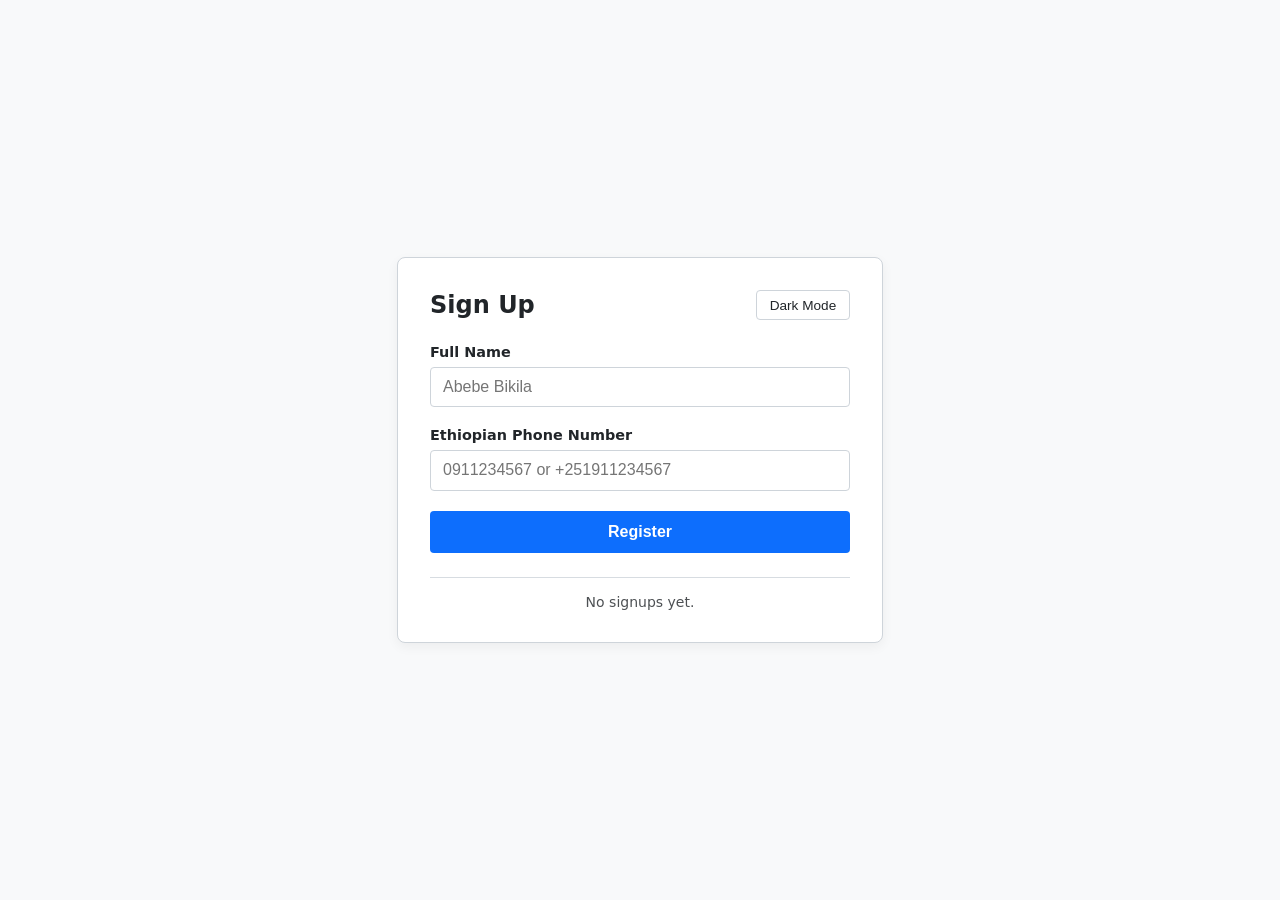
<file: Storage-snd-forms-assignment/index.html>
<!DOCTYPE html>
<html lang="en">
<head>
  <meta charset="UTF-8" />
  <meta name="viewport" content="width=device-width, initial-scale=1.0" />
  <title>Persistent Signup Form</title>
  <style>
    :root {
      --bg: #f8f9fa;
      --card-bg: #ffffff;
      --text: #212529;
      --border: #ced4da;
      --primary: #0d6efd;
      --primary-hover: #0b5ed7;
      --error-bg: #f8d7da;
      --error-text: #842029;
      --error-border: #f5c2c7;
    }

    [data-theme="dark"] {
      --bg: #121212;
      --card-bg: #1e1e1e;
      --text: #e0e0e0;
      --border: #333333;
      --primary: #3d8bfd;
      --primary-hover: #0d6efd;
      --error-bg: #2c0b0e;
      --error-text: #ea868f;
      --error-border: #842029;
    }

    body {
      font-family: system-ui, -apple-system, sans-serif;
      background-color: var(--bg);
      color: var(--text);
      display: flex;
      justify-content: center;
      align-items: center;
      min-height: 100vh;
      margin: 0;
      padding: 1rem;
      box-sizing: border-box;
      transition: background-color 0.2s ease, color 0.2s ease;
    }

    .card {
      background-color: var(--card-bg);
      border: 1px solid var(--border);
      border-radius: 8px;
      padding: 2rem;
      width: 100%;
      max-width: 420px;
      box-shadow: 0 4px 12px rgba(0, 0, 0, 0.05);
    }

    .header-bar {
      display: flex;
      justify-content: space-between;
      align-items: center;
      margin-bottom: 1.5rem;
    }

    h1 {
      font-size: 1.5rem;
      margin: 0;
    }

    .toggle-btn {
      background: transparent;
      border: 1px solid var(--border);
      color: var(--text);
      padding: 0.4rem 0.8rem;
      border-radius: 4px;
      cursor: pointer;
      font-size: 0.85rem;
    }

    .field {
      margin-bottom: 1.25rem;
    }

    label {
      display: block;
      margin-bottom: 0.4rem;
      font-weight: 600;
      font-size: 0.9rem;
    }

    input {
      width: 100%;
      padding: 0.65rem 0.75rem;
      border: 1px solid var(--border);
      border-radius: 4px;
      background-color: var(--card-bg);
      color: var(--text);
      font-size: 1rem;
      box-sizing: border-box;
    }

    input:focus {
      outline: 2px solid var(--primary);
      outline-offset: -1px;
    }

    .submit-btn {
      width: 100%;
      padding: 0.75rem;
      background-color: var(--primary);
      color: #ffffff;
      border: none;
      border-radius: 4px;
      font-size: 1rem;
      font-weight: 600;
      cursor: pointer;
      transition: background-color 0.15s ease;
    }

    .submit-btn:hover {
      background-color: var(--primary-hover);
    }

    .error-box {
      margin-top: 1.25rem;
      padding: 0.75rem;
      border-radius: 4px;
      font-size: 0.875rem;
      background-color: var(--error-bg);
      color: var(--error-text);
      border: 1px solid var(--error-border);
      display: none;
    }

    .error-box.active {
      display: block;
    }

    .stats-footer {
      margin-top: 1.5rem;
      text-align: center;
      font-size: 0.875rem;
      color: var(--text);
      opacity: 0.8;
      border-top: 1px solid var(--border);
      padding-top: 1rem;
    }
  </style>
</head>
<body>

  <main class="card">
    <div class="header-bar">
      <h1>Sign Up</h1>
      <button id="themeToggle" class="toggle-btn" type="button">Theme</button>
    </div>

    <form id="signupForm" novalidate>
      <div class="field">
        <label for="nameInput">Full Name</label>
        <input type="text" id="nameInput" name="name" placeholder="Abebe Bikila" required />
      </div>

      <div class="field">
        <label for="phoneInput">Ethiopian Phone Number</label>
        <input type="tel" id="phoneInput" name="phone" placeholder="0911234567 or +251911234567" required />
      </div>

      <button type="submit" class="submit-btn">Register</button>
    </form>

    <div id="errorArea" class="error-box" role="alert"></div>
    <div id="counterArea" class="stats-footer"></div>
  </main>

  <script src="app.js"></script>
</body>
</html>
</file>
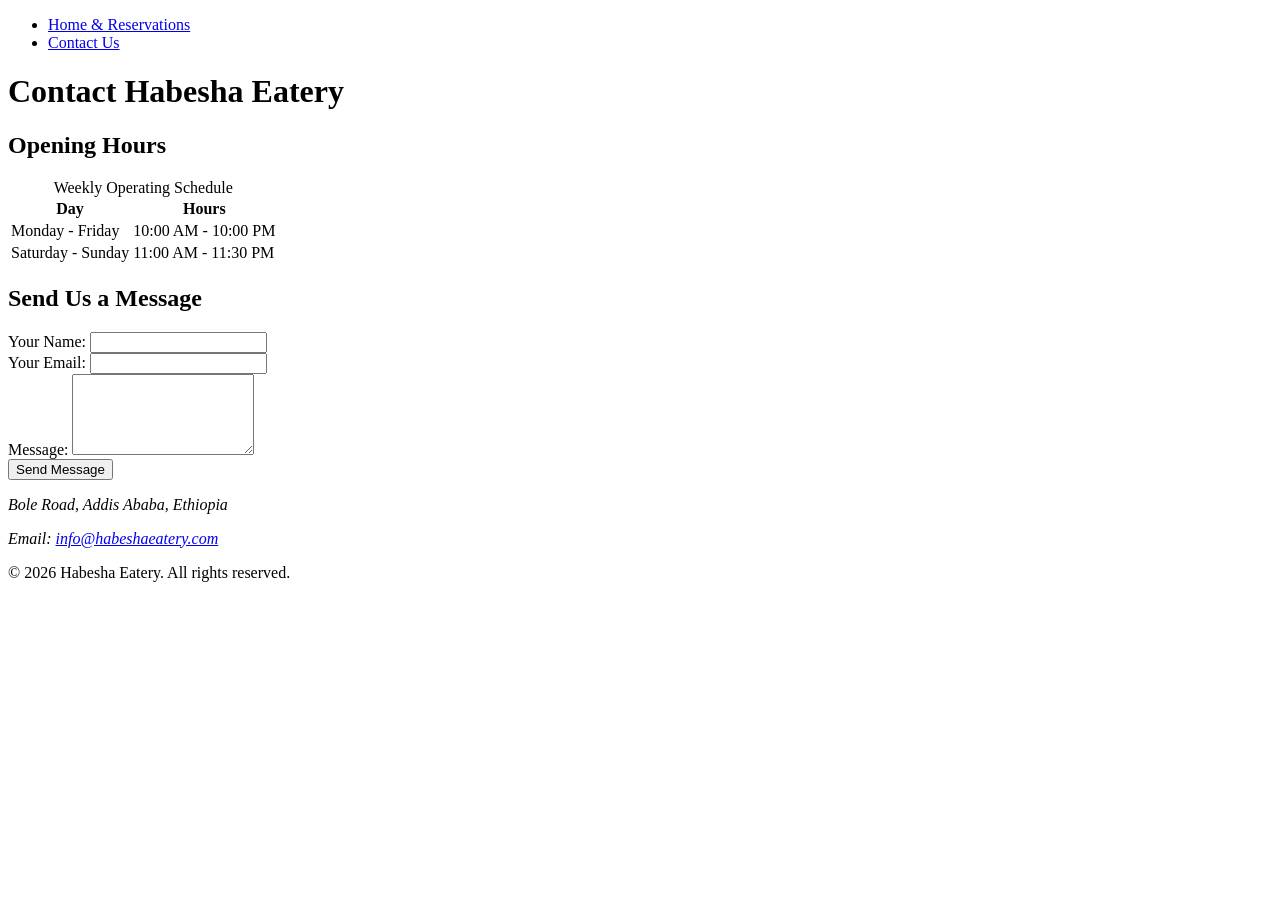
<file: day12/contact.html>
<!DOCTYPE html>
<html lang="en">
<head>
    <meta charset="UTF-8">
    <meta name="viewport" content="width=device-width, initial-scale=1.0">
    <meta name="description" content="Get in touch with Habesha Eatery in Addis Ababa. View our opening hours and send us a message.">
    <title>Habesha Eatery - Contact & Hours</title>
</head>
<body>

    <!-- Shared Navigation -->
    <header>
        <nav aria-label="Main Navigation">
            <ul>
                <li><a href="index.html">Home & Reservations</a></li>
                <li><a href="contact.html">Contact Us</a></li>
            </ul>
        </nav>
        <h1>Contact Habesha Eatery</h1>
    </header>

    <main>
        <!-- Opening Hours Table -->
        <section>
            <h2>Opening Hours</h2>
            <table>
                <caption>Weekly Operating Schedule</caption>
                <thead>
                    <tr>
                        <th scope="col">Day</th>
                        <th scope="col">Hours</th>
                    </tr>
                </thead>
                <tbody>
                    <tr>
                        <td>Monday - Friday</td>
                        <td>10:00 AM - 10:00 PM</td>
                    </tr>
                    <tr>
                        <td>Saturday - Sunday</td>
                        <td>11:00 AM - 11:30 PM</td>
                    </tr>
                </tbody>
            </table>
        </section>

        <!-- Contact Form -->
        <section>
            <h2>Send Us a Message</h2>
            <form action="/submit-contact" method="POST">
                <!-- Submission Method Justification:
                     POST is used here to securely send personal inquiries and message text 
                     in the body of the HTTP request. -->

                <div>
                    <label for="contact-name">Your Name:</label>
                    <input type="text" id="contact-name" name="name" required>
                </div>

                <div>
                    <label for="contact-email">Your Email:</label>
                    <input type="email" id="contact-email" name="email" required>
                </div>

                <div>
                    <label for="contact-message">Message:</label>
                    <textarea id="contact-message" name="message" rows="5" required></textarea>
                </div>

                <div>
                    <button type="submit">Send Message</button>
                </div>
            </form>
        </section>
    </main>

    <footer>
        <address>
            <p>Bole Road, Addis Ababa, Ethiopia</p>
            <p>Email: <a href="mailto:info@habeshaeatery.com">info@habeshaeatery.com</a></p>
        </address>
        <p>&copy; 2026 Habesha Eatery. All rights reserved.</p>
    </footer>

</body>
</html>
</file>
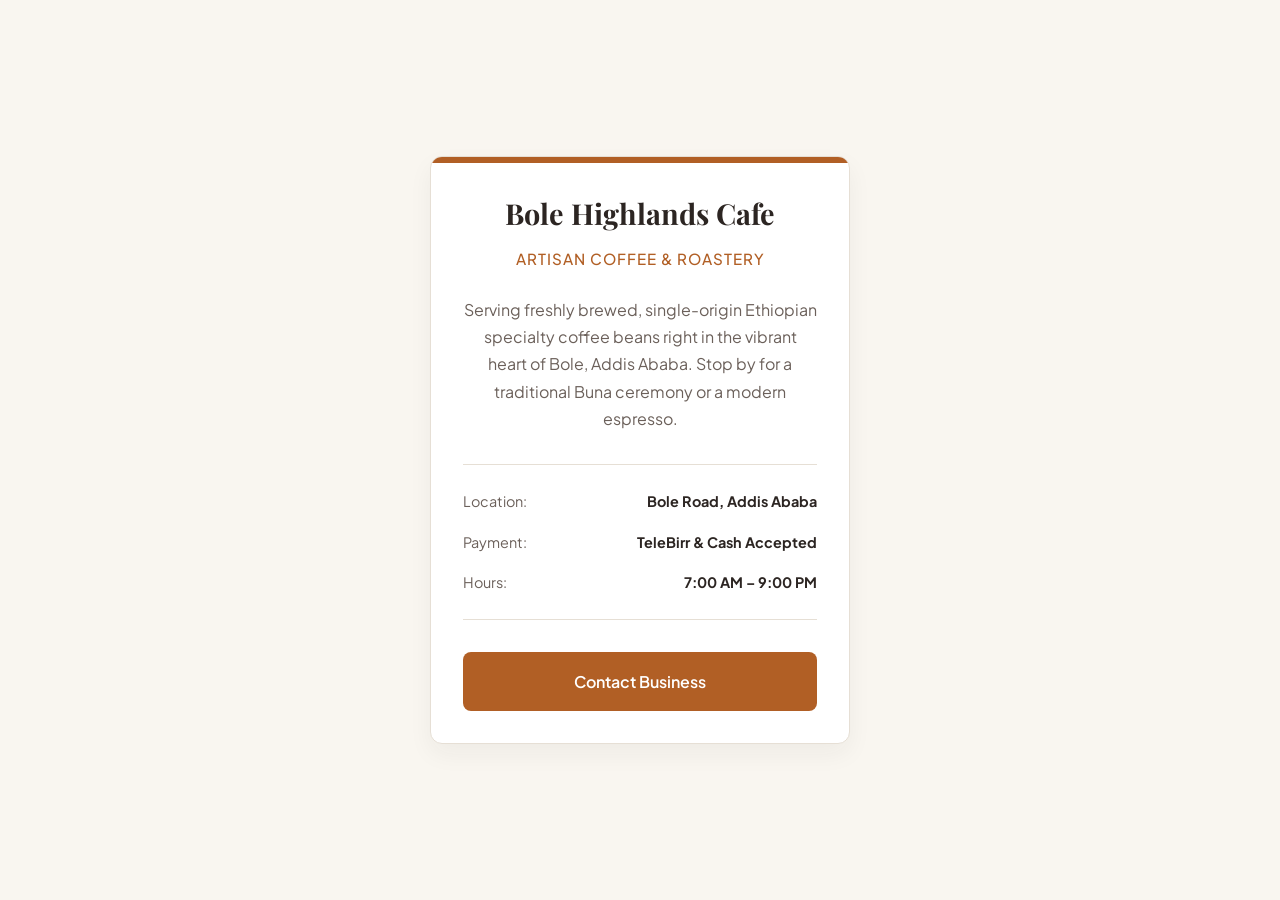
<file: day13/Business Profile Card.html>
<!DOCTYPE html>
<html lang="en">
<head>
    <meta charset="UTF-8">
    <meta name="viewport" content="width=device-width, initial-scale=1.0">
    <meta name="description" content="Business profile card for Bole Highlands Cafe, an authentic specialty coffee shop in Addis Ababa.">
    <title>Bole Highlands Cafe - Business Profile</title>
    
    <!-- Google Fonts: Plus Jakarta Sans & Playfair Display -->
    <link rel="preconnect" href="https://fonts.googleapis.com">
    <link rel="preconnect" href="https://fonts.gstatic.com" crossorigin>
    <link href="https://fonts.googleapis.com/css2?family=Playfair+Display:wght@600;700&family=Plus+Jakarta+Sans:wght@400;500;600&display=swap" rel="stylesheet">

    <style>
        /* CSS Variables & Global Resets */
        :root {
            --primary-hue: 25;
            --primary-sat: 65%;
            --primary-light: 42%;
            
            --color-primary: hsl(var(--primary-hue), var(--primary-sat), var(--primary-light));
            --color-primary-hover: hsl(var(--primary-hue), var(--primary-sat), calc(var(--primary-light) - 10%));
            
            --color-bg: #f9f6f0;
            --color-card-bg: #ffffff;
            --color-text: #2c2522;
            --color-muted: #6b605a;
            --color-border: #e6dfd5;

            --space-xs: 0.5rem;
            --space-sm: 1rem;
            --space-md: 1.5rem;
            --space-lg: 2rem;

            --border-radius: 12px;
        }

        *, *::before, *::after {
            box-sizing: border-box;
            margin: 0;
            padding: 0;
        }

        body {
            font-family: 'Plus Jakarta Sans', sans-serif;
            background-color: var(--color-bg);
            color: var(--color-text);
            line-height: 1.7;
            display: flex;
            justify-content: center;
            align-items: center;
            min-height: 100vh;
            padding: var(--space-sm);
        }

        /* Centered Profile Card */
        .profile-card {
            background-color: var(--color-card-bg);
            border: 1px solid var(--color-border);
            border-radius: var(--border-radius);
            padding: var(--space-lg);
            width: 100%;
            max-width: 420px;
            box-shadow: 0 10px 25px rgba(44, 37, 34, 0.05);
            position: relative;
            overflow: hidden;
        }

        /* Decorative Pseudo-element (Top Accent Bar) */
        .profile-card::before {
            content: "";
            position: absolute;
            top: 0;
            left: 0;
            width: 100%;
            height: 6px;
            background-color: var(--color-primary);
        }

        /* Typographic Hierarchy */
        .card-header {
            margin-bottom: var(--space-md);
            text-align: center;
        }

        .business-name {
            font-family: 'Playfair Display', serif;
            font-size: 1.8rem;
            font-weight: 700;
            color: var(--color-text);
            margin-bottom: var(--space-xs);
        }

        .tagline {
            font-size: 0.95rem;
            font-weight: 500;
            color: var(--color-primary);
            text-transform: uppercase;
            letter-spacing: 1px;
        }

        .body-text {
            font-size: 1rem;
            color: var(--color-muted);
            margin-bottom: var(--space-lg);
            text-align: center;
        }

        /* Details List */
        .business-details {
            list-style: none;
            margin-bottom: var(--space-lg);
            border-top: 1px solid var(--color-border);
            border-bottom: 1px solid var(--color-border);
            padding: var(--space-sm) 0;
        }

        .business-details li {
            font-size: 0.9rem;
            color: var(--color-muted);
            padding: var(--space-xs) 0;
            display: flex;
            justify-content: space-between;
        }

        .business-details li strong {
            color: var(--color-text);
        }

        /* Contact Button with HSL Lightness Hover */
        .contact-btn {
            display: block;
            width: 100%;
            padding: var(--space-sm);
            background-color: var(--color-primary);
            color: #ffffff;
            border: none;
            border-radius: calc(var(--border-radius) - 4px);
            font-family: 'Plus Jakarta Sans', sans-serif;
            font-size: 1rem;
            font-weight: 600;
            text-align: center;
            text-decoration: none;
            cursor: pointer;
            transition: background-color 0.2s ease-in-out;
        }

        .contact-btn:hover {
            background-color: var(--color-primary-hover);
        }
    </style>
</head>
<body>

    <main>
        <article class="profile-card">
            <div class="card-header">
                <h1 class="business-name">Bole Highlands Cafe</h1>
                <p class="tagline">Artisan Coffee & Roastery</p>
            </div>

            <p class="body-text">
                Serving freshly brewed, single-origin Ethiopian specialty coffee beans right in the vibrant heart of Bole, Addis Ababa. Stop by for a traditional Buna ceremony or a modern espresso.
            </p>

            <ul class="business-details">
                <li><span>Location:</span> <strong>Bole Road, Addis Ababa</strong></li>
                <li><span>Payment:</span> <strong>TeleBirr & Cash Accepted</strong></li>
                <li><span>Hours:</span> <strong>7:00 AM – 9:00 PM</strong></li>
            </ul>

            <a href="mailto:contact@bolehighlandscafe.et" class="contact-btn">Contact Business</a>
        </article>
    </main>

</body>
</html>
</file>
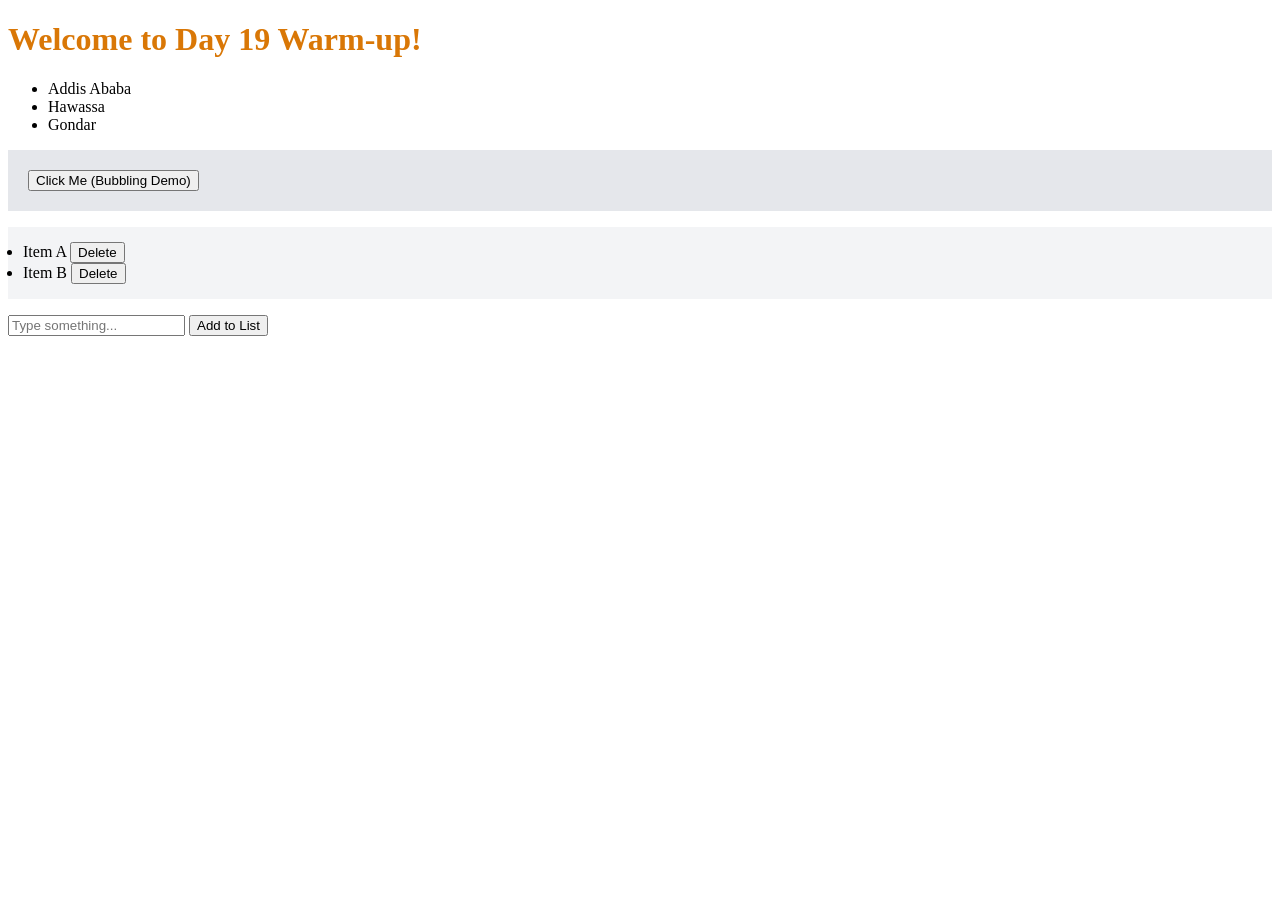
<file: day19/exercises.html>
<!DOCTYPE html>
<html lang="en">
<head>
  <meta charset="UTF-8" />
  <title>Day 19 Exercises</title>
  <style>
    .highlight { color: #d97706; font-weight: bold; }
    .item-list { background-color: #f3f4f6; padding: 15px; }
  </style>
</head>
<body>
  <h1 id="main-heading">Original Heading</h1>

  <ul id="city-list"></ul>

  <div id="parent-div" style="padding: 20px; background: #e5e7eb; margin: 10px 0;">
    <button id="bubble-btn">Click Me (Bubbling Demo)</button>
  </div>

  <ul id="delegated-list" class="item-list">
    <li>Item A <button class="delete-btn">Delete</button></li>
    <li>Item B <button class="delete-btn">Delete</button></li>
  </ul>

  <form id="simple-form" style="margin-top: 15px;">
    <input type="text" id="simple-input" placeholder="Type something..." />
    <button type="submit">Add to List</button>
  </form>
  <ul id="simple-output-list"></ul>

  <script src="exercises.js"></script>
</body>
</html>
</file>
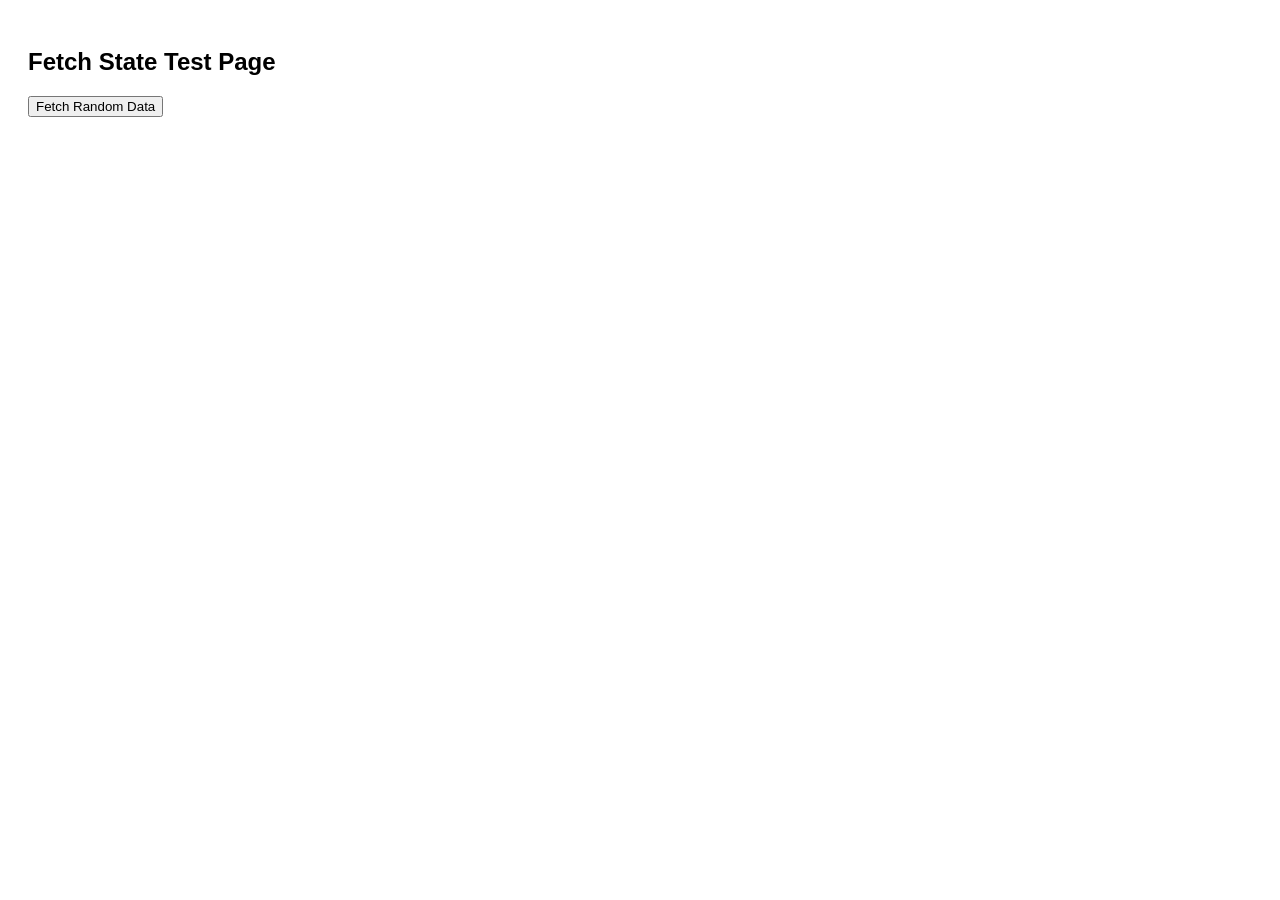
<file: Day20/Exercise 5.html>
<!DOCTYPE html>
<html lang="en">
<head>
  <meta charset="UTF-8">
  <title>Exercise 5 - UI State Test</title>
  <style>
    body { font-family: sans-serif; padding: 20px; }
    .loading { color: #0066cc; font-weight: bold; }
    .error { color: #dc2626; background: #fef2f2; padding: 10px; border-radius: 6px; }
    .success { background: #f0fdf4; padding: 10px; border-radius: 6px; }
  </style>
</head>
<body>
  <h2>Fetch State Test Page</h2>
  <button onclick="fetchData()">Fetch Random Data</button>
  <div id="status" style="margin-top: 15px;"></div>

  <script>
    async function fetchData() {
      const status = document.getElementById('status');
      
      // State 1: Loading
      status.className = 'loading';
      status.textContent = 'Loading data from server...';

      try {
        const res = await fetch('https://restcountries.com/v3.1/name/ethiopia');
        if (!res.ok) throw new Error(`HTTP Error: ${res.status}`);
        
        const [data] = await res.json();

        // State 2: Success
        status.className = 'success';
        status.textContent = `Success! Fetched ${data.name.common} (Capital: ${data.capital[0]})`;

      } catch (err) {
        // State 3: Error
        status.className = 'error';
        status.textContent = `Error: ${err.message}. Try toggling your network settings.`;
      }
    }
  </script>
</body>
</html>
</file>
